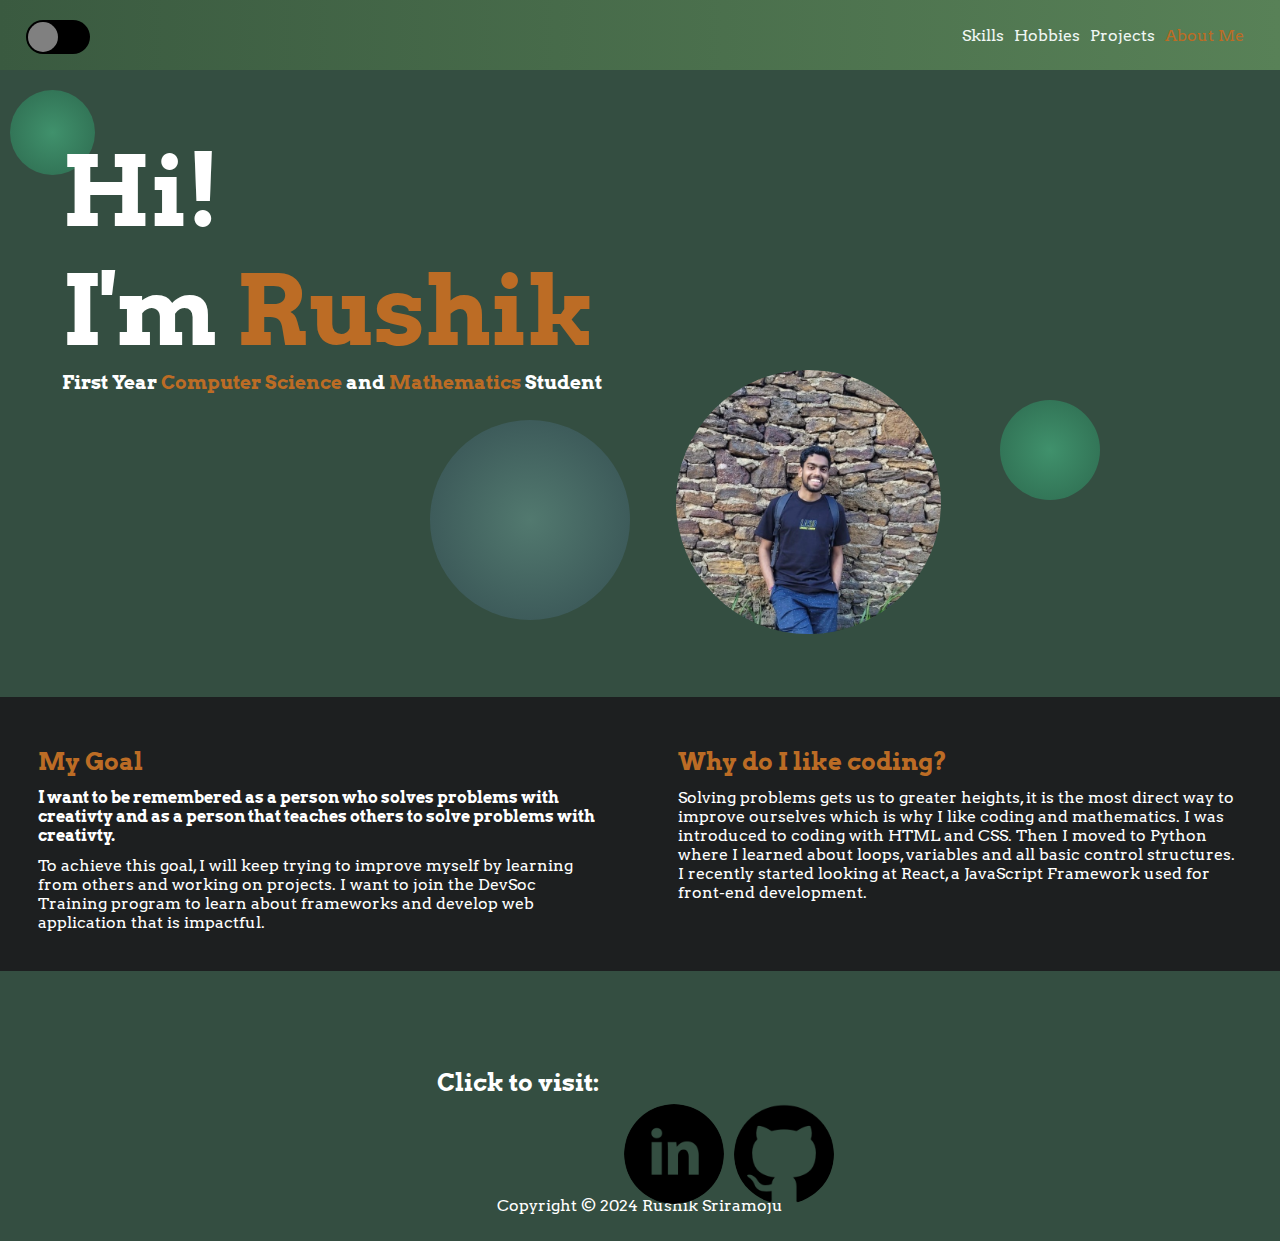
<file: index.html>
<!DOCTYPE html>
<html>
    <head>
        <meta charset="UTF-8">
        <meta name="viewport" content="width=device-width, initial-scale=1.0">
        <title>
            Home
        </title>
        <link rel="preconnect" href="https://fonts.googleapis.com">
        <link rel="preconnect" href="https://fonts.gstatic.com" crossorigin>
        <link href="https://fonts.googleapis.com/css2?family=Arvo:ital,wght@0,400;0,700;1,400;1,700&display=swap" rel="stylesheet">
<link rel="stylesheet" href="style.css">
<script src = "index_script.js"></script>
    </head>
    <body>
        <div class = "nav">
            <a href = "index.html"><span style = "color: #bc6c25">About Me</span></a>
            <a href = "projects.html">Projects</a>
            <a href = "hobbies.html">Hobbies</a>
            <a href = "skills.html">Skills</a>
            <div id = "mode_change_outer" >
                <button onclick = "change_mode_function()" id = "mode_change_inner">
        
                </button>
            </div>
            
        </div>

       

        <div class="circle_1">

        </div>
        <div class="circle_2">
            
        </div>
        <div class="circle_3">
            
        </div>
        
        <div class = "main">
            <div class = "item-1 items">
                <h1 class = "main_one_text">
                    Hi!
                </h1>
                <h1 class = "myname">
                    I'm <span style = "color: #bc6c25">Rushik</span>
                </h1>
                <h3>
                    First Year <span style = "color: #bc6c25">Computer Science</span> and <span style = "color: #bc6c25">Mathematics</span> Student
                </h3>
            </div>

            <div class = "item-2 items">
                <img src="sample_photo.jpg" id = "profile_photo">
            </div>
        </div>

        <div class = "section_2">
            <div class = "goal">
                <h2>
                    My Goal
                </h2>
                <p> <span style="font-weight: bold">
                    I want to be remembered as a person who solves problems with creativty and as a person that teaches others to solve problems with creativty.  
                    </span>
                </p>
                <p>    
                    To achieve this goal, I will keep trying to improve myself by learning from others and working on projects. I want to join the DevSoc Training program to learn about frameworks and develop web application that is impactful.
                </p>
            </div>
            <div class = "interest">
                <h2>
                    Why do I like coding?
                </h2>
                <span style="font-weight: bold">
                
            </span>
                <p>
                    Solving problems gets us to greater heights, it is the most direct way to improve ourselves which is why I like coding and mathematics. I was introduced to coding with HTML and CSS. Then I moved to Python where I learned about loops, variables and all basic control structures. I recently started looking at React, a JavaScript Framework used for front-end development.     
                </p>
            </div>
        </div>


        <div class = "socials">
            <h2 id = "instruction"> 
                Click to visit:
                
            </h2>
            <a href = "https://www.linkedin.com/in/rushik-s-7b1324298" target="_blank">
                <img src = "linkedin.png" class="social_image">
            </a>
            <a href = "https://github.com/RushikS/rushik.github.io.git" target="_blank">
                <img src="git_hub.png" class = "social_image">
            </a>
        </div>
        <footer>
            Copyright ©  2024 Rushik Sriramoju
        </footer>

    </body>
</html>
</file>
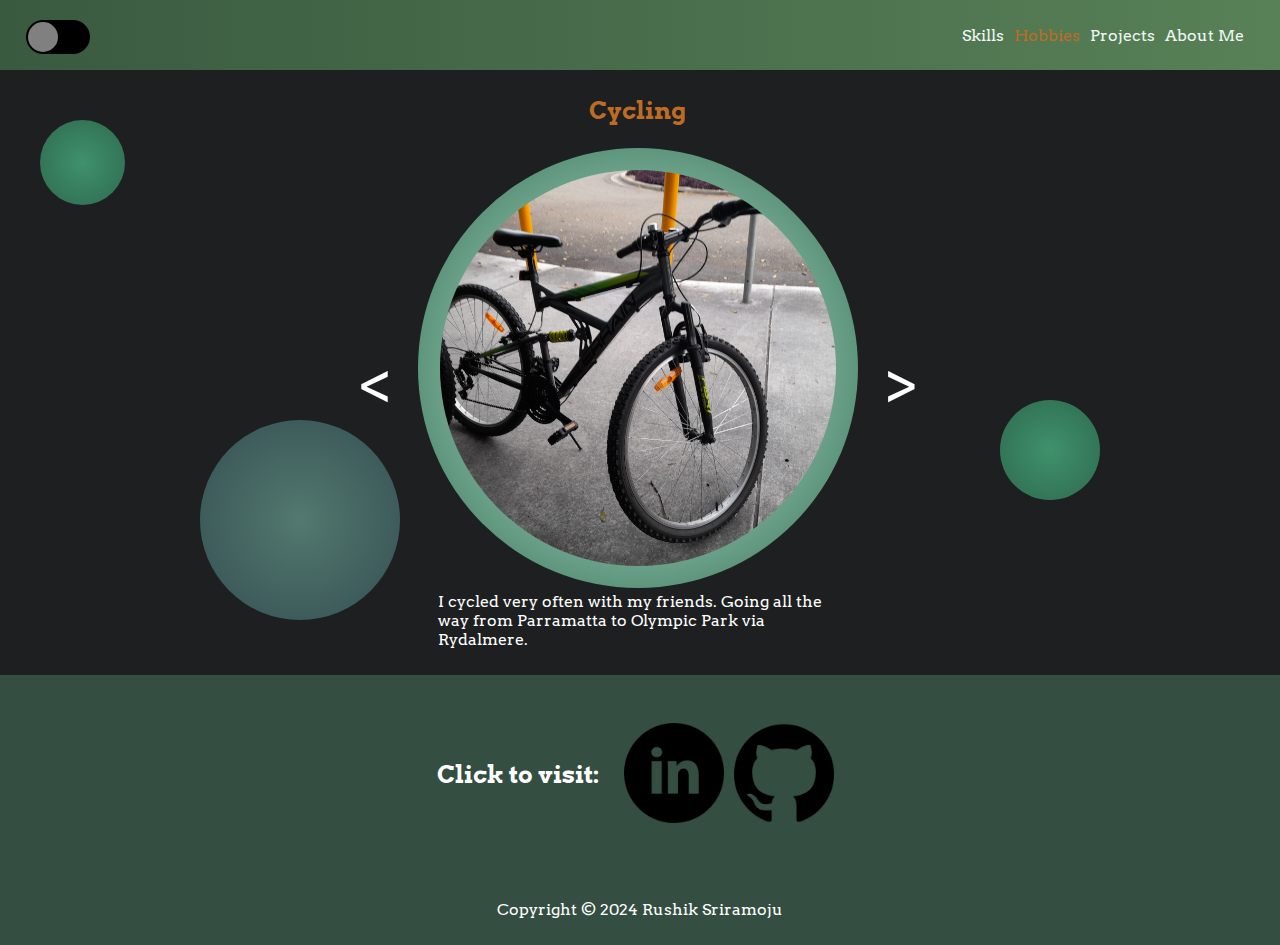
<file: hobbies.html>
<!DOCTYPE html>
<html lang="en">
<head>
    <meta charset="UTF-8">
    <meta name="viewport" content="width=device-width, initial-scale=1.0">
    <link rel = "stylesheet" href = "hobbies.css">
    <link rel="preconnect" href="https://fonts.googleapis.com">
    <link rel="preconnect" href="https://fonts.gstatic.com" crossorigin>
    <link href="https://fonts.googleapis.com/css2?family=Arvo:ital,wght@0,400;0,700;1,400;1,700&display=swap" rel="stylesheet">    
<script src="hobbies.js"></script>
    <title>Hobbies</title>
</head>
<body>
    <div class = "nav">
        <a href = "index.html">About Me</a>
        <a href = "projects.html">Projects</a>
        <a href = "hobbies.html"><span style = "color: #bc6c25">Hobbies</span></a>
        <a href = "skills.html">Skills</a>
        <div id = "mode_change_outer" >
            <button onclick = "change_mode_function()" id = "mode_change_inner">
    
            </button>
        </div>
    </div>

    <div class="circle_1">

    </div>
    <div class="circle_2">
        
    </div>
    <div class="circle_3">
    
    </div>
    <div class = "outer_container">
        <button id = "back" onclick="previous_photo()">
            <
        </button>

        <div class="container">
            <h2 id = "hobby_name">
                Cycling
            </h2>
            
            <div class = "inner">
                <img src = "cycling_image.jpg" id = "hobby_image">
            </div>

            <p id = "hobby_description">
                I cycled very often with my friends. Going all the way from Parramatta to Olympic Park via Rydalmere. 
            </p>
        
        </div>
        
        <button id = "next" onclick="next_photo()">
            >
        </button>
    </div>
    <div class = "socials">
        <h2 id = "instruction"> 
            Click to visit:
            
        </h2>
        <a href = "https://www.linkedin.com/in/rushik-s-7b1324298" target="_blank">
            <img src = "linkedin.png" class="social_image">
        </a>
        <a href = "https://github.com/RushikS/rushik.github.io.git" target="_blank">
            <img src="git_hub.png" class = "social_image">
        </a>
    </div>
    <footer>
        Copyright ©  2024 Rushik Sriramoju
    </footer>
</body>
</html>
</file>
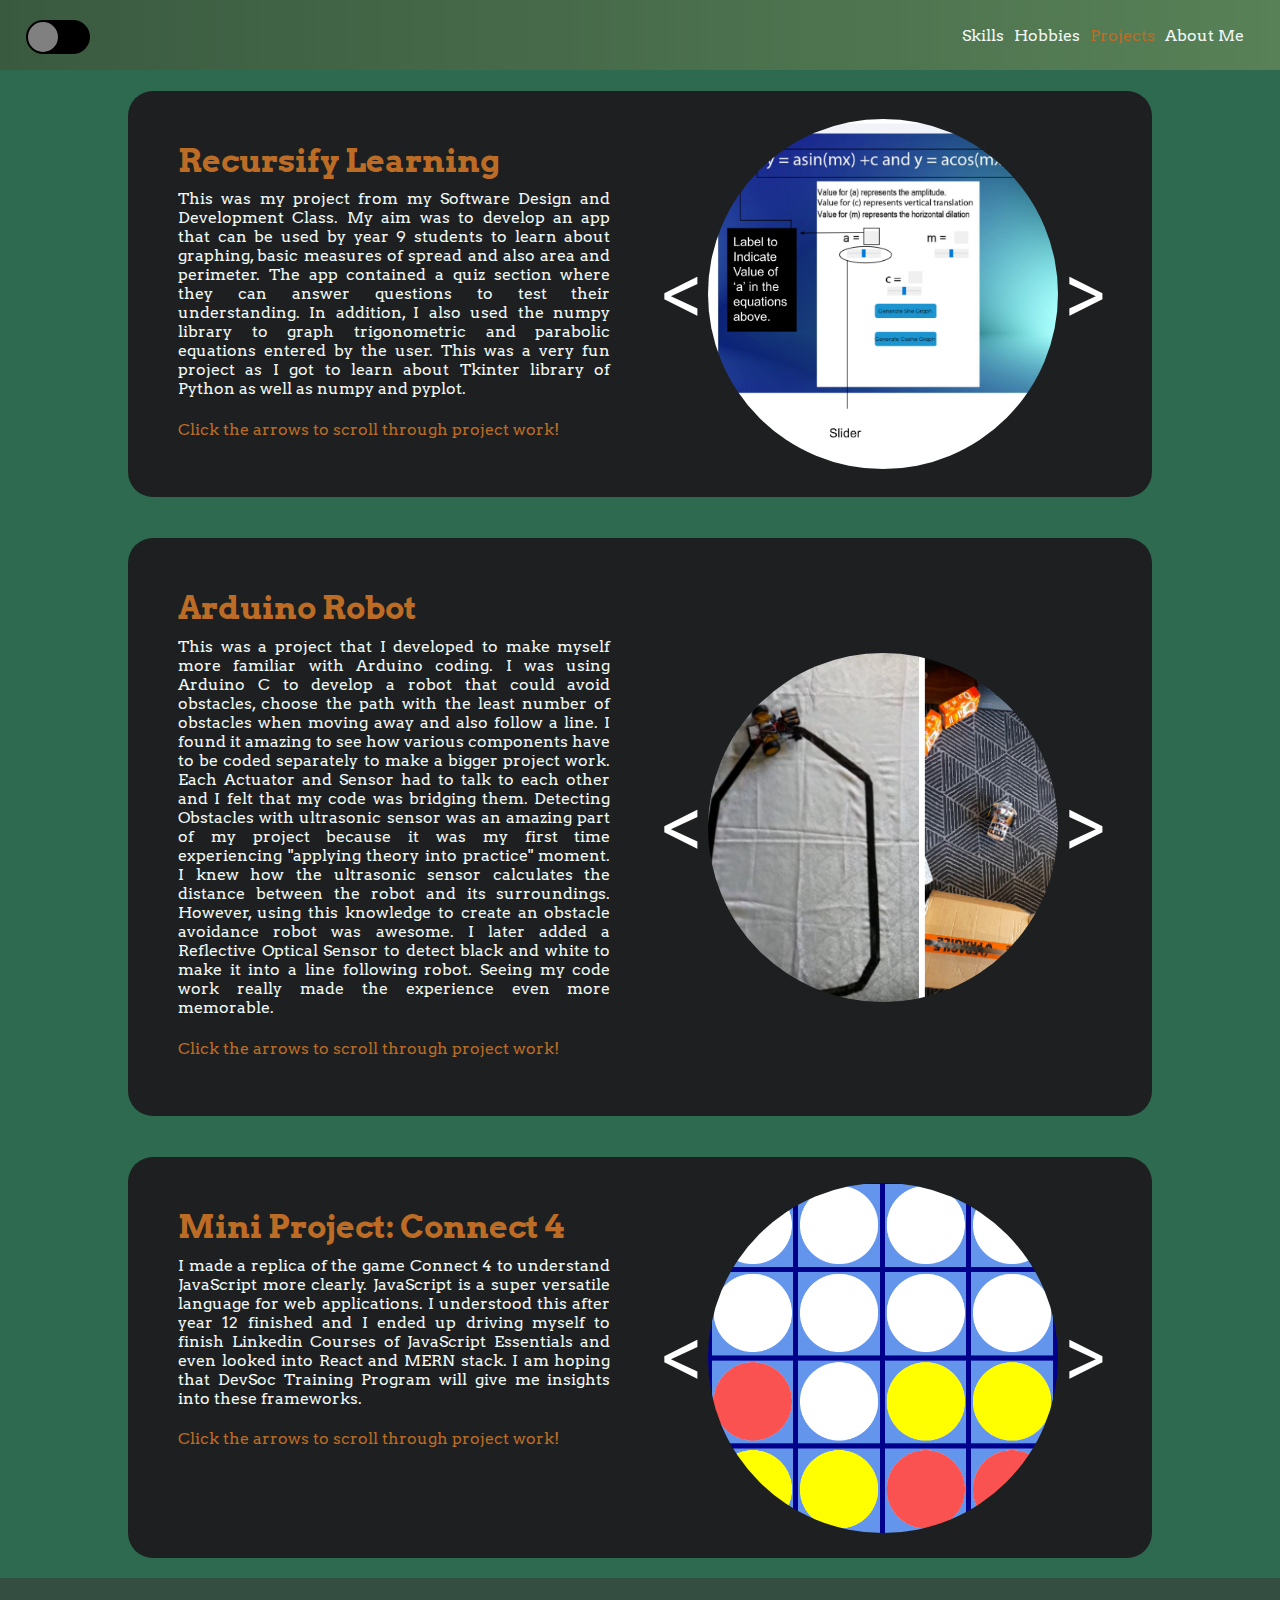
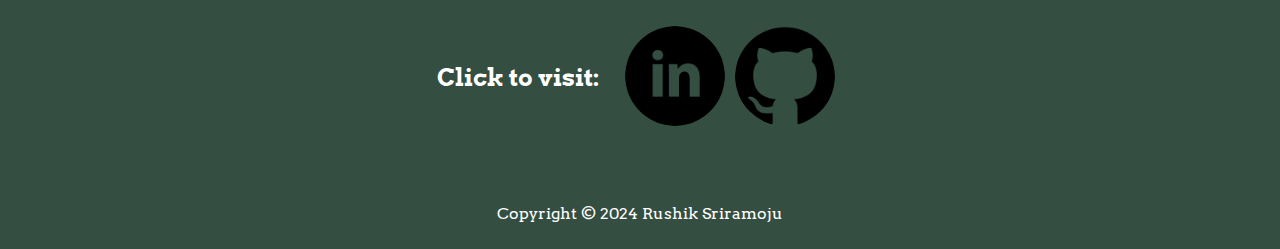
<file: projects.html>
<!DOCTYPE html>
<html>
    <head>
        <meta charset="UTF-8">
        <meta name="viewport" content="width=device-width, initial-scale=1.0">
        <title>
            Projects
        </title>
        <link rel="preconnect" href="https://fonts.googleapis.com">
        <link rel="preconnect" href="https://fonts.gstatic.com" crossorigin>
        <link href="https://fonts.googleapis.com/css2?family=Arvo:ital,wght@0,400;0,700;1,400;1,700&display=swap" rel="stylesheet">
        <link rel="stylesheet" href="projects_style.css">
        <script src = "projects_script.js"></script>
    </head>
    <body>
        <div class = "nav">
            <a href = "index.html">About Me</a>
            <a href = "projects.html"><span style = "color: #bc6c25">Projects</span></a>
            <a href = "hobbies.html">Hobbies</a>
            <a href = "skills.html">Skills</a>
            <div id = "mode_change_outer" >
                <button onclick = "change_mode_function()" id = "mode_change_inner">
        
                </button>
            </div>
            
        </div>
        <div id = "container">
        <div class = "project_1">
            <div class = "content">
                <h1>
                    Recursify Learning
                </h1>
                <p>
                    This was my project from my Software Design and Development Class. My aim was to develop an app that can be used by year 9 students to learn about graphing, basic measures of spread and also area and perimeter. The app contained a quiz section where they can answer questions to test their understanding. In addition, I also used the numpy library to graph trigonometric and parabolic equations entered by the user. This was a very fun project as I got to learn about Tkinter library of Python as well as numpy and pyplot.   
                </p>
                <p class="instruction">
                    Click the arrows to scroll through project work!
                </p>
            </div>

            <div class="image_slider_1">
                <button id = "major_back" onclick = "major_back_function()">
                    <
                </button>

                <img src = "main_page.png" id = "major_image">

                <button id = "major_next" onclick = "major_next_function()">
                    >
                </button>
            </div>

        </div>

        <div class = "project_2">
            <div class = "content">
                <h1>
                    Arduino Robot
                </h1>
                <p>
                    This was a project that I developed to make myself more familiar with Arduino coding. I was using Arduino C to develop a robot that could avoid obstacles, choose the path with the least number of obstacles when moving away and also follow a line. I found it amazing to see how various components have to be coded separately to make a bigger project work. Each Actuator and Sensor had to talk to each other and I felt that my code was bridging them. Detecting Obstacles with ultrasonic sensor was an amazing part of my project because it was my first time experiencing "applying theory into practice" moment. I knew how the ultrasonic sensor calculates the distance between the robot and its surroundings. However, using this knowledge to create an obstacle avoidance robot was awesome. I later added a Reflective Optical Sensor to detect black and white to make it into a line following robot. Seeing my code work really made the experience even more memorable. 
                </p>
                <p class="instruction">
                    Click the arrows to scroll through project work!
                </p>
            </div>

            <div class = "image_slider_2">
                <button id = "robot_back" onclick = "robot_back_function()">
                    <
                </button>

                <img src = "robot_both.png" id = "robot_image">

                <button id = "robot_next" onclick = "robot_next_function()">
                    >
                </button>
            </div>



        </div>

        <div class = "project_3">
            <div class = "content">
                <h1>
                    Mini Project: Connect 4
                </h1>
                <p>
                    I made a replica of the game Connect 4 to understand JavaScript more clearly. JavaScript is a super versatile language for web applications. I understood this after year 12 finished and I ended up driving myself to finish Linkedin Courses of JavaScript Essentials and even looked into React and MERN stack. I am hoping that DevSoc Training Program will give me insights into these frameworks.
                </p>

                <p class="instruction">
                    Click the arrows to scroll through project work!
                </p>
                
            </div>

            <div class = "image_slider_3">
                <button id = "mini_back"  onclick = "mini_back_function()">
                    <
                </button>

                <img src = "connect_four.png" id = "mini_image">

                <button id = "mini_next"  onclick = "mini_next_function()">
                    >
                </button>
            </div>

        </div>
        
        </div>
        <div class = "socials">
            <h2 id = "instruction"> 
                Click to visit:
                
            </h2>
            <a href = "https://www.linkedin.com/in/rushik-s-7b1324298" target="_blank" >
                <img src = "linkedin.png" class="social_image">
            </a>
            <a href = "https://github.com/RushikS/rushik.github.io.git" target="_blank">
                <img src="git_hub.png" class = "social_image">
            </a>
        </div>
        <footer>
            Copyright ©  2024 Rushik Sriramoju
        </footer>
    </body>

</html>
</file>
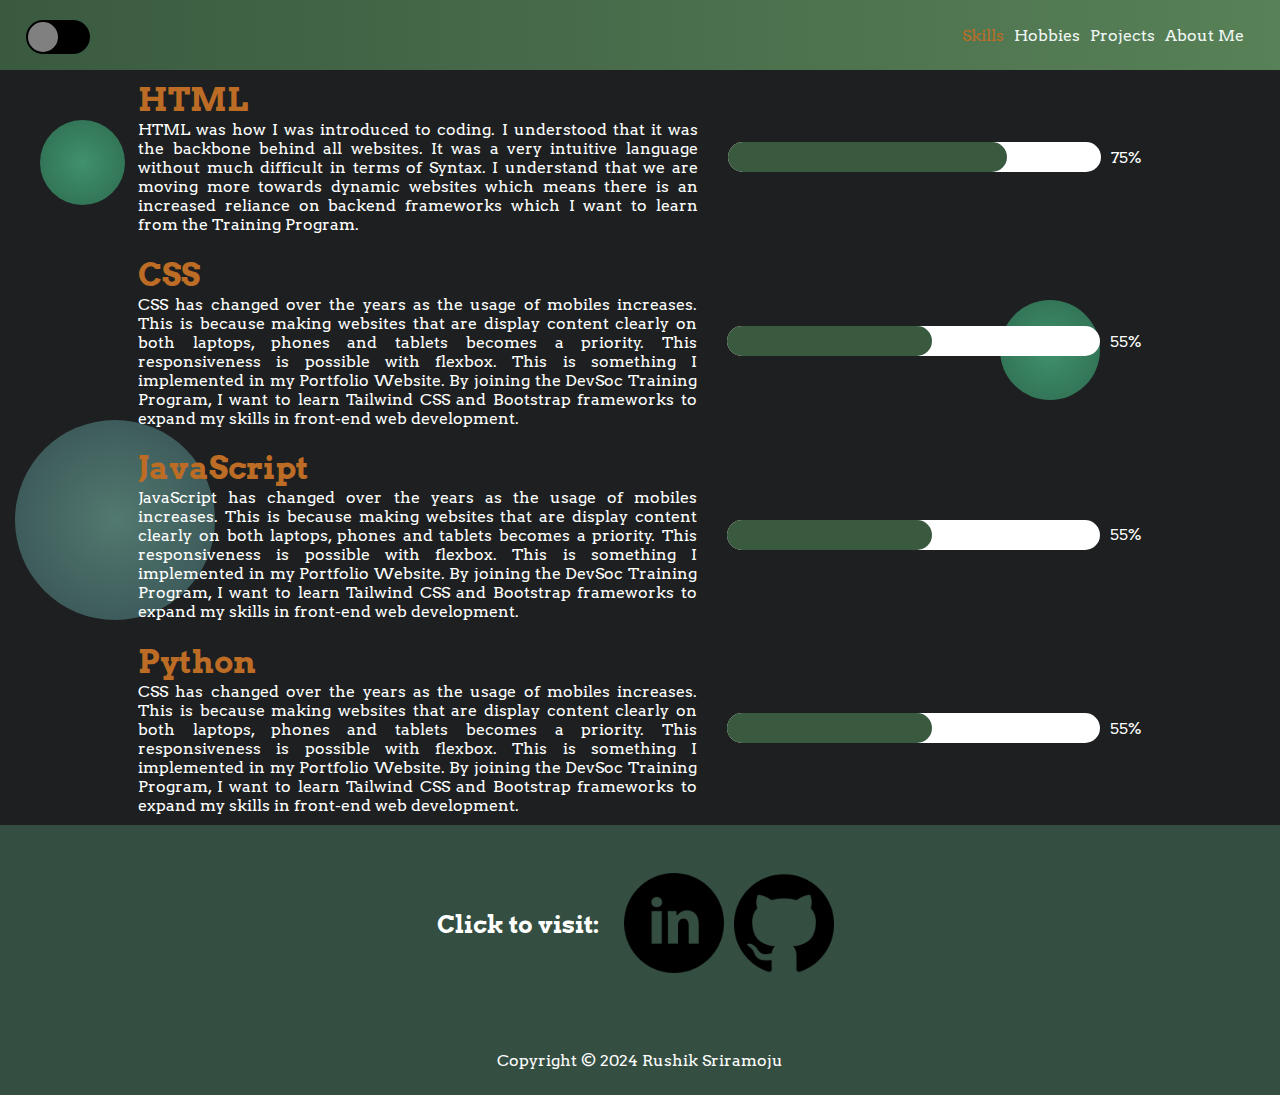
<file: skills.html>
<!DOCTYPE html>
<html>
    <head>
        <meta charset="UTF-8">
        <meta name="viewport" content="width=device-width, initial-scale=1.0">
        <title>
            Skills
        </title>
        <link rel="preconnect" href="https://fonts.googleapis.com">
        <link rel="preconnect" href="https://fonts.gstatic.com" crossorigin>
        <link href="https://fonts.googleapis.com/css2?family=Arvo:ital,wght@0,400;0,700;1,400;1,700&display=swap" rel="stylesheet">
        <link rel="stylesheet" href="skills_style.css">
        <script src = "skills_script.js" defer></script>
    </head>
    <body>
        <div class = "nav">
            <a href = "index.html">About Me</a>
            <a href = "projects.html">Projects</a>
            <a href = "hobbies.html">Hobbies</a>
            <a href = "skills.html"><span style = "color: #bc6c25">Skills</span></a>
            <div id = "mode_change_outer" >
                <button onclick = "change_mode_function()" id = "mode_change_inner">
        
                </button>
            </div>
        </div>

        <div class="circle_1">

        </div>
        <div class="circle_2">
            
        </div>
        <div class="circle_3">
            
        </div>

        <div class = "stats">
            <div class = "stats_HTML">
                <div class = "content">
                    <h1>
                        HTML
                    </h1>
                    <p>
                        HTML was how I was introduced to coding. I understood that it was the backbone behind all websites. It was a very intuitive language without much difficult in terms of Syntax. I understand that we are moving more towards dynamic websites which means there is an increased reliance on backend frameworks which I want to learn from the Training Program.  
                    </p>
                </div>

                <div class = "outer_HTML">
                    <div class="inner_HTML">
                        
                    </div>
                </div>

                <p>
                    75%
                </p>
            </div>

            <div class = "stats_CSS">
                <div class = "content">
                    <h1>
                        CSS
                    </h1>
                    <p>
                        CSS has changed over the years as the usage of mobiles increases. This is because making websites that are display content clearly on both laptops, phones and tablets becomes a priority. This responsiveness is possible with flexbox. This is something I implemented in my Portfolio Website. By joining the DevSoc Training Program, I want to learn Tailwind CSS and Bootstrap frameworks to expand my skills in front-end web development.
                    </p>
                </div>

                <div class = "outer_CSS">
                    <div class="inner_CSS">
                        
                    </div>
                </div>

                <p>
                    55%
                </p>
            </div>

            <div class = "stats_JS">
                <div class = "content">
                    <h1>
                        JavaScript
                    </h1>
                    <p>
                        JavaScript has changed over the years as the usage of mobiles increases. This is because making websites that are display content clearly on both laptops, phones and tablets becomes a priority. This responsiveness is possible with flexbox. This is something I implemented in my Portfolio Website. By joining the DevSoc Training Program, I want to learn Tailwind CSS and Bootstrap frameworks to expand my skills in front-end web development.
                    </p>
                </div>

                <div class = "outer_JS">
                    <div class="inner_JS">
                       
                    </div>
                </div>

                <p>
                    55%
                </p>
            </div>

            <div class = "stats_Python">
                <div class = "content">
                    <h1>
                        Python
                    </h1>
                    <p>
                        CSS has changed over the years as the usage of mobiles increases. This is because making websites that are display content clearly on both laptops, phones and tablets becomes a priority. This responsiveness is possible with flexbox. This is something I implemented in my Portfolio Website. By joining the DevSoc Training Program, I want to learn Tailwind CSS and Bootstrap frameworks to expand my skills in front-end web development.
                    </p>
                </div>

                <div class = "outer_Python">
                    <div class="inner_Python">
                       
                    </div>
                </div>

                <p>
                    55%
                </p>
            </div>
            
        </div>
        
        <div class = "socials">
            
            <h2 id = "instruction"> 
                Click to visit:
                
            </h2>
       
            <a href = "https://www.linkedin.com/in/rushik-s-7b1324298" target="_blank">
                <img src = "linkedin.png" class="social_image">
            </a>
            <a href = "https://github.com/RushikS/rushik.github.io.git" target="_blank">
                <img src="git_hub.png" class = "social_image">
            </a>
        </div>

        <footer>
            Copyright ©  2024 Rushik Sriramoju
        </footer>

    </body>
</html>
</file>
<file: style.css>
* {
    margin: 0;
    padding: 0;
    /* font-family: "Montserrat", sans-serif; */
    font-family: "Arvo", serif;
    
}


.nav{
    background: linear-gradient(90deg, #3a5a40, #588157);
    padding: 2%;
    display: flex;
    flex-direction: row-reverse;
}

body {
    background-color: #1D1F20;
}

p, h2{
    color: white;
    margin-top: 2%;
}

h2 {
    color: #bc6c25;
}

a {
    text-decoration: none;
    margin-right: 10px;
    color: #F0F7F4;
    
}

h1 {
    font-size: 6rem;
    text-decoration: none;
}
.main{
    display: flex;
    flex-direction: row;
    justify-content: space-evenly;
    background-color: #344e41;
    color: white;
    align-items: flex-start;
    padding: 3%;
    height: 550px;
    flex-wrap: wrap;
    
}

.items {
    color: white;
    width: 50%;
    z-index: 2;
    
}

.item-2 {
    width: 44%;
    padding: 3%;
}
.item-1 {
    width: 46%;
    padding: 2%;
    display: flex;
    flex-direction: column;
    align-items: flex-start;
    flex-wrap: wrap;
    justify-content: center;
}
img{
    width: 50%;
    border-radius: 100%;
    animation-name: flowIn;
    animation-duration: 1000ms;
    animation-timing-function: ease-in-out;
    animation-delay: 100ms;
    animation-fill-mode: forwards ;
    transform: translateY(85%);
}
.section_2{
    display: flex;
    flex: 1;
}

.goal, .interest {
    padding: 3%;
    width: 44%;
}

.circle_1, .circle_2, .circle_3 {
    width: 85px;
    height: 85px;
    position: absolute;
    animation-name: flowIn;
    animation-duration: 1000ms;
    animation-timing-function: ease-in-out;
    border-radius: 50%;
    background-color: black;
}

@keyframes flowIn {
    0% {
        transform: translateY(85%);
    }

    100% {
        transform: translateY(0%);
    }
}
.circle_1 {
    top: 90px;
    left: 10px;
    background: radial-gradient(#40916c, #2d6a4f);
}

.circle_2 {
    top: 420px;
    left: 430px;
    width: 200px;
    height: 200px;
    background: radial-gradient(#52796f,#354f52);
}

.circle_3 {
    top: 400px;
    width: 100px;
    height: 100px;
    left: 1000px;
    background: radial-gradient( #40916c, #2d6a4f );
}

.socials {
    height: 200px;
    background-color: #344e41;
    display: flex;
    align-items: center;
    justify-content: center;
}

.social_image{
    position: relative;
    width: 100px;
}

#mode_change_outer {
    background-color: black;
    height: 30px;
    width: 60px;
    border-radius: 100px;
    position: absolute;
    top: 20px;
    bottom: 0;
    left: 2%;
    right: 0;
    padding: 2px;
    display: flex;
    align-content: center;
}

#mode_change_inner {
    background-color: grey;
    width: 30px;
    height: 30px;
    border-radius: 50%;
    text-decoration: none;
    border: none;
    cursor: pointer;
}

footer {
    padding: 2%;
    text-align: center;
    background-color: #344e41;
    color: white;
}



@media (max-width: 900px) {
    .circle_1, .circle_2, .circle_3 {
        width: 0px;
        height: 0px;   
    }
    
    .item-1 {
        align-content: flex-start;
    }
}

@media (max-width: 650px) {
    .circle_1, .circle_2, .circle_3 {
        width: 0px;
        height: 0px;   
    }

    

    .items {
        position: absolute;
        top: 0;
        bottom: 0;
        left: 0;
        right: 0;
        width: 60%;
    }

    .item-2 {
        left: 30%;
        top: 10%;
    }

    .item-1 {
        top: 30%;
        margin-bottom: 6%;
        text-align: center;
        justify-content: center;
        align-items: center;
        margin-left: 16%;
    }
    .main {
        flex-direction: column;
    }

    #mode_change_outer {
        background-color: black;
        height: 30px;
        width: 60px;
        border-radius: 100px;
        position: absolute;
        top: 0.85%;
        bottom: 0;
        left: 1%;
        right: 0;
        padding: 2px;
        
        
    }
    
    #mode_change_inner {
        background-color: grey;
        width: 30px;
        height: 30px;
        border-radius: 50%;
    }

    h1 {
        font-size: 4rem;
    }
}

a:hover{
    color: #bc6c25;
}

#instruction {
    margin-right: 25px;
    color: white;
}
</file>
<file: hobbies.css>
* {
    margin: 0;
    padding: 0;
    /* font-family: "Montserrat", sans-serif; */
    font-family: "Arvo", serif;
    
}


.nav{
    background: linear-gradient(90deg, #3a5a40, #588157);
    padding: 2%;
    display: flex;
    flex-direction: row-reverse;
}

body {
    background-color: #1D1F20;
    /* overflow: hidden; */
}

.outer_container {
    display: flex;
    flex-direction: row;
    justify-content: center;
    align-items: center;
    margin-top: 2%;
}

p{
    color: white;
}

h2 {
    color: #bc6c25;
}

a {
    text-decoration: none;
    margin-right: 10px;
    color: #F0F7F4;
    
}

.container{
    display: flex;
    justify-content: center;
    flex-direction: column;
    align-items: center;
    animation-name: flowIn;
    animation-duration: 1000ms;
    animation-timing-function: ease-in-out;
    margin-bottom: 2%;
}



.inner{
    width: 440px;
    height: 440px;
    background: radial-gradient(#d4feeb, #2d6a4f);
    border-radius: 50%;
    display: flex;
    justify-content: center;
    align-items: center;
    flex-direction: column;
    /* color:  black; */
    margin-top: 5%;

}

#hobby_image{
    width: 90%;
    height: 90%;
    border-radius: 50%;
    top: 20%;
    z-index: 1;
}
#hobby_description {
    width: 400px;
    color: white;
    margin-top: 1%;
}

#back, #next {
    color: white;
    background-color: #1D1F20;
    border: none;

}

#back:hover {
    color: #bc6c25;
    cursor: pointer;
}

#next:hover {
    color: #bc6c25;
    cursor: pointer;
}

#back {
    margin-right: 2%;
    font-size: 4rem;
}

#next {
    margin-left: 2%;
    font-size: 4rem;
}

@keyframes flowIn {
    0% {
        transform: translateY(85%);
    }

    100% {
        transform: translateY(0%);
    }
}

.circle_1, .circle_2, .circle_3 {
    width: 85px;
    height: 85px;
    position: absolute;
    border-radius: 50%;
    background-color: black;
    animation-name: flowIn;
    animation-duration: 1000ms;
    animation-timing-function: ease-in-out;
}

.circle_1 {
    top: 120px;
    left: 40px;
    background: radial-gradient(#40916c, #2d6a4f);
}

.circle_2 {
    top: 420px;
    left: 200px;
    width: 200px;
    height: 200px;
    background: radial-gradient(#52796f,#354f52);
}

.circle_3 {
    top: 400px;
    width: 100px;
    height: 100px;
    left: 1000px;
    background: radial-gradient( #40916c, #2d6a4f );
}

.socials {
    height: 200px;
    background-color: #344e41;
    display: flex;
    align-items: center;
    justify-content: center;
}

.social_image{
    position: relative;
    width: 100px;
}

#mode_change_outer {
    background-color: black;
    height: 30px;
    width: 60px;
    border-radius: 100px;
    position: absolute;
    top: 20px;
    bottom: 0;
    left: 2%;
    right: 0;
    padding: 2px;
    display: flex;
    align-content: center;
}

#mode_change_inner {
    background-color: grey;
    width: 30px;
    height: 30px;
    border-radius: 50%;
    border: none;
    text-decoration: none;
    cursor: pointer;
}

footer {
    padding: 2%;
    text-align: center;
    background-color: #344e41;
    color: white;
}




@media (max-width: 900px) {
    .circle_3 {
        width: 0;
    }

    p {
        z-index: 2;
    }
}

@media (max-width: 650px) {
    #mode_change_outer {
        top: 0.85%;
        left: 1%;
    }

    .container {
        width: 75%;
    }

    #hobby_image {
        width: 90%;
        height: 90%;
    }

    .inner {
        width: 380px;
        height: 380px;
    }

    p {
        z-index: 2;
    }

    .circle_2 {
        transform: scale(0.5,0.5);
    }


}

a:hover{
    color: #bc6c25;
}

#instruction {
    margin-right: 25px;
    color: white;
}
</file>
<file: projects_style.css>
* {
    margin: 0;
    padding: 0;
    /* font-family: "Montserrat", sans-serif; */
    font-family: "Arvo", serif;
    
}


.nav{
    background: linear-gradient(90deg, #3a5a40, #588157);
    padding: 2%;
    display: flex;
    flex-direction: row-reverse;

}

p{
    color: #F0F7F4;
    text-align: justify;
}
a {
    text-decoration: none;
    margin-right: 10px;
    color: #F0F7F4;
    
}

#link {
    margin-top: 3%;
}

body {
    
    background: #2d6a4f;
    display: flex;
    flex-direction: column;
}

img {
    border-radius: 50%;
    margin: 1%;
}

.project_1, .project_2, .project_3 {
    display: flex;
    flex: 1;
    color: black;
    background-color: #1D1F20;
    width: 96%;
    padding: 2%;
    border-radius: 25px;
    margin-top: 2%;
    margin-bottom: 2%;
    animation-name: flowIn;
    animation-duration: 1000ms;
    animation-timing-function: ease-in-out;
}

@keyframes flowIn {
    0% {
        transform: translateY(85%);
    }

    100% {
        transform: translateY(0%);
    }
}

#container {
    width: 80%;
    margin-left: auto;
    margin-right: auto;
    display: flex;
    flex-direction: column;
}
h2{
    color: #bc6c25;
}

h1{
    color: #bc6c25;
}
.content {
    width: 44%;
    padding: 3%;
    
}

.image_slider_1, .image_slider_2, .image_slider_3 {
    display: flex;
    flex-direction: row;
    align-items: center;
    width: 50%;
    justify-content: center;
}

.project_2 {
    display: flex;
}
.project_3 {
    display: flex;
}

img {
    width: 350px;
}

button {
    background-color: #1D1F20;
    color: white;
    border: none;
    font-size: 5rem;
}

.socials {
    height: 200px;
    background-color: #344e41;
    display: flex;
    align-items: center;
    justify-content: center;
}

.social_image{
    position: relative;
    width: 100px;
}

#mode_change_outer {
    background-color: black;
    height: 30px;
    width: 60px;
    border-radius: 100px;
    position: absolute;
    top: 20px;
    bottom: 0;
    left: 2%;
    right: 0;
    padding: 2px;
    display: flex;
    align-content: center;
}

#mode_change_inner {
    background-color: grey;
    width: 30px;
    height: 30px;
    border-radius: 50%;
    border: none;
    cursor: pointer;
}

footer {
    padding: 2%;
    text-align: center;
    background-color: #344e41;
    color: white;
}


#mini_back:hover, #mini_next:hover, #major_back:hover, #major_next:hover, #robot_back:hover, #robot_next:hover {
    color: #bc6c25;
    cursor: pointer;
}


@media (max-width: 1000px) {
    .content {
        width: 75%;
    }
    .project_1, .project_2, .project_3 {
        flex-direction: column;
        justify-content: center;
        align-items: center;
    }

    img {
        width: 90%;
    }

    #mode_change_outer {
        background-color: black;
        height: 30px;
        width: 60px;
        border-radius: 100px;
        position: absolute;
        top: 0.85%;
        bottom: 0;
        left: 1%;
        right: 0;
        padding: 2px;
        
        
    }
}

a:hover{
    color: #bc6c25;
}
p {
    margin-top: 2%;
    margin-bottom: 2%;
}

.instruction {
    margin-top: 5%;
    color: #bc6c25;
}
#instruction {
    margin-right: 25px;
    color: white;
}
</file>
<file: skills_style.css>
* {
    margin: 0;
    padding: 0;
    font-family: "Arvo", serif;
    color: white;
    
}


.nav{
    background: linear-gradient(90deg, #3a5a40, #588157);
    padding: 2%;
    display: flex;
    flex-direction: row-reverse;

}

body {
    background-color: #1D1F20;
}
a {
    text-decoration: none;
    margin-right: 10px;
    color: #F0F7F4;
    
}

.stats{
    background-color: #1D1F20;
    display: flex;
    flex-direction: column;
    flex-wrap: wrap;
    width: 80%;
    margin-left: auto;
    margin-right: auto;
}

.outer_HTML, .outer_CSS, .outer_JS, .outer_Python {
    flex-grow: 1;
    height: 30px;
    background-color: white;
    margin-right: 1%; 
    border-radius: 25px;  
    z-index: 2;
}

p {
    z-index: 2;
}

h1 {
    color: #bc6c25;
}

@keyframes loadHTML {
    0% {
        width: 0;
    }

    100% {
        width: 75%;
    }
}

.inner_HTML {
    animation-name: loadHTML;
    animation-duration: 500ms;
    animation-timing-function: ease-in;
    background-color: #3a5a40;
    width: 75%;
    height: 30px;
    border-radius: 25px;
}

@keyframes loadCSS {
    0% {
        width: 0;
    }

    100% {
        width: 55%;
    }
}

.inner_CSS {
    animation-name: loadCSS;
    animation-duration: 500ms;
    animation-timing-function: ease-in;
    background-color: #3a5a40;
    width: 55%;
    height: 30px;
    border-radius: 25px;
}

@keyframes loadJS {
    0% {
        width: 0;
    }

    100% {
        width: 55%;
    }
}

.inner_JS {
    animation-name: loadJS;
    animation-duration: 500ms;
    animation-timing-function: ease-in;
    background-color: #3a5a40;
    width: 55%;
    height: 30px;
    border-radius: 25px;
    z-index: 2;
}

@keyframes loadPython {
    0% {
        width: 0;
    }

    100% {
        width: 55%;
    }
}

.inner_Python {
    animation-name: loadPython;
    animation-duration: 500ms;
    animation-timing-function: ease-in;
    background-color: #3a5a40;
    width: 55%;
    height: 30px;
    border-radius: 25px;
}

.stats_HTML, .stats_CSS, .stats_JS, .stats_Python {
    justify-content: space-between;
    margin: 1%;
    display: flex;
    flex: 1;
    justify-content: center;
    align-items: center;
    
}

.content {
    /* width: 580px; */
    flex: 1.5;
    text-align: justify;
    margin-right: 3%;
    z-index: 2;
}

.circle_1, .circle_2, .circle_3 {
    width: 85px;
    height: 85px;
    position: absolute;
    animation: loadCircles;
    animation-duration: 400ms;
    animation-timing-function: ease-in;
    border-radius: 50%;
    background-color: black;
}

@keyframes loadCircles {
    0% {
        transform: translateY(25%);
    }

    100% {
        transform: translateY(0);
    }
}
.circle_1 {
    top: 120px;
    left: 40px;
    background: radial-gradient(#40916c, #2d6a4f);
}

.circle_2 {
    top: 420px;
    left: 15px;
    width: 200px;
    height: 200px;
    background: radial-gradient(#52796f,#354f52);
    z-index: 1;
}

.circle_3 {
    top: 300px;
    width: 100px;
    height: 100px;
    left: 1000px;
    background: radial-gradient( #40916c, #2d6a4f );
    z-index: 1;
}

.socials {
    height: 200px;
    background-color: #344e41;
    display: flex;
    align-items: center;
    justify-content: center;
}

.social_image{
    position: relative;
    width: 100px;
}


#mode_change_outer {
    background-color: black;
    height: 30px;
    width: 60px;
    border-radius: 100px;
    position: absolute;
    top: 20px;
    bottom: 0;
    left: 2%;
    right: 0;
    padding: 2px;
    display: flex;
    align-content: center;
}

#mode_change_inner {
    background-color: grey;
    width: 30px;
    height: 30px;
    border-radius: 50%;
    border: none;
    cursor: pointer;
}

footer {
    padding: 2%;
    background-color: #344e41;
    text-align: center;
    color: white;
}

@media (max-width: 900px) {
    .circle_1, .circle_2, .circle_3 {
        width: 0px;
        height: 0px;   
    }
    
    .item-1 {
        align-content: flex-start;
    }
}

@media (max-width: 650px) {
   

    #mode_change_outer {
        background-color: black;
        height: 30px;
        width: 60px;
        border-radius: 100px;
        position: absolute;
        top: 0.85%;
        bottom: 0;
        left: 1%;
        right: 0;
        padding: 2px;
        
        
    }
    
    #mode_change_inner {
        background-color: grey;
        width: 30px;
        height: 30px;
        border-radius: 50%;
    }

    .stats_CSS, .stats_HTML, .stats_JS, .stats_Python {
        flex-direction: column;
    }

    .outer_HTML, .outer_CSS, .outer_JS, .outer_Python {
        width: 100%;
    }

    p {
        margin-bottom: 4%;
        margin-top: 4%;
    }

}

a:hover{
    color: #bc6c25;
}

#instruction {
    margin-right: 25px;
    color: white;
}
</file>
